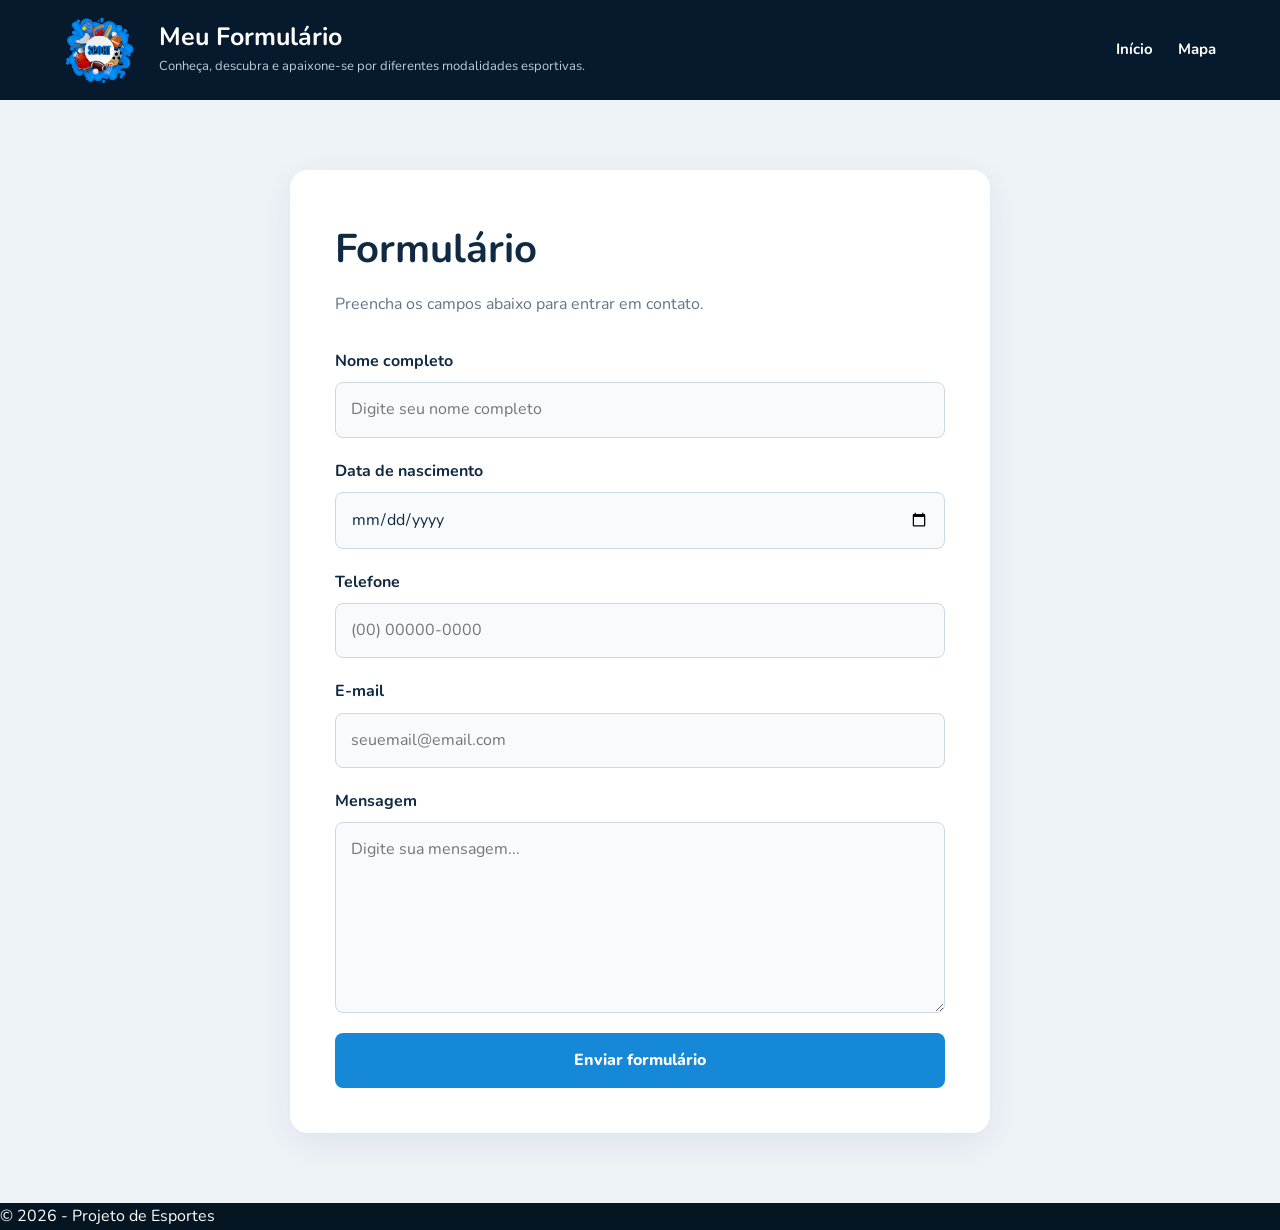
<file: formulario.html>
<!DOCTYPE html>

<html lang="pt-br">

<head>


<meta charset="UTF-8">

<meta name="viewport" content="width=device-width, initial-scale=1.0">

<title>Formulário</title>

<!-- FONTE -->
<link rel="preconnect" href="https://fonts.googleapis.com">
<link rel="preconnect" href="https://fonts.gstatic.com" crossorigin>

<link href="https://fonts.googleapis.com/css2?family=Nunito:wght@400;500;600;700;800&display=swap" rel="stylesheet">

<!-- CSS -->
<link rel="stylesheet" href="style.css">

</head>

<body>

<!-- CABEÇALHO -->
<header>

    <img src="imagens/logo do site.png"
         alt="Logo do site"
         class="logo">


    <div class="conteudo-cabecalho">

        <h1>Meu Formulário</h1>

        <p>
            Conheça, descubra e apaixone-se por diferentes modalidades esportivas.
        </p>

    </div>


    <nav>

        <a href="index.html">Início</a>
        <a href="mapa.html">Mapa</a>


    </nav>

</header>



<!-- FORMULÁRIO -->
<main class="caixa-formulario">

    <h1>Formulário</h1>

    <p class="descricao-formulario">
        Preencha os campos abaixo para entrar em contato.
    </p>


    <form>


        <label for="nome">
            Nome completo
        </label>

        <input
            type="text"
            id="nome"
            name="nome"
            placeholder="Digite seu nome completo"
            required
        >


        <label for="nascimento">
            Data de nascimento
        </label>

        <input
            type="date"
            id="nascimento"
            name="nascimento"
            required
        >


        <label for="telefone">
            Telefone
        </label>

        <input
            type="tel"
            id="telefone"
            name="telefone"
            placeholder="(00) 00000-0000"
            required
        >


        <label for="email">
            E-mail
        </label>

        <input
            type="email"
            id="email"
            name="email"
            placeholder="seuemail@email.com"
            required
        >


        <label for="mensagem">
            Mensagem
        </label>

        <textarea
            id="mensagem"
            name="mensagem"
            rows="6"
            placeholder="Digite sua mensagem..."
            required
        ></textarea>


        <button type="submit">
            Enviar formulário
        </button>

    </form>

</main>



<!-- RODAPÉ -->
<footer>

    <p>
        © 2026 - Projeto de Esportes
    </p>

</footer>

</body>

</html>
</file>
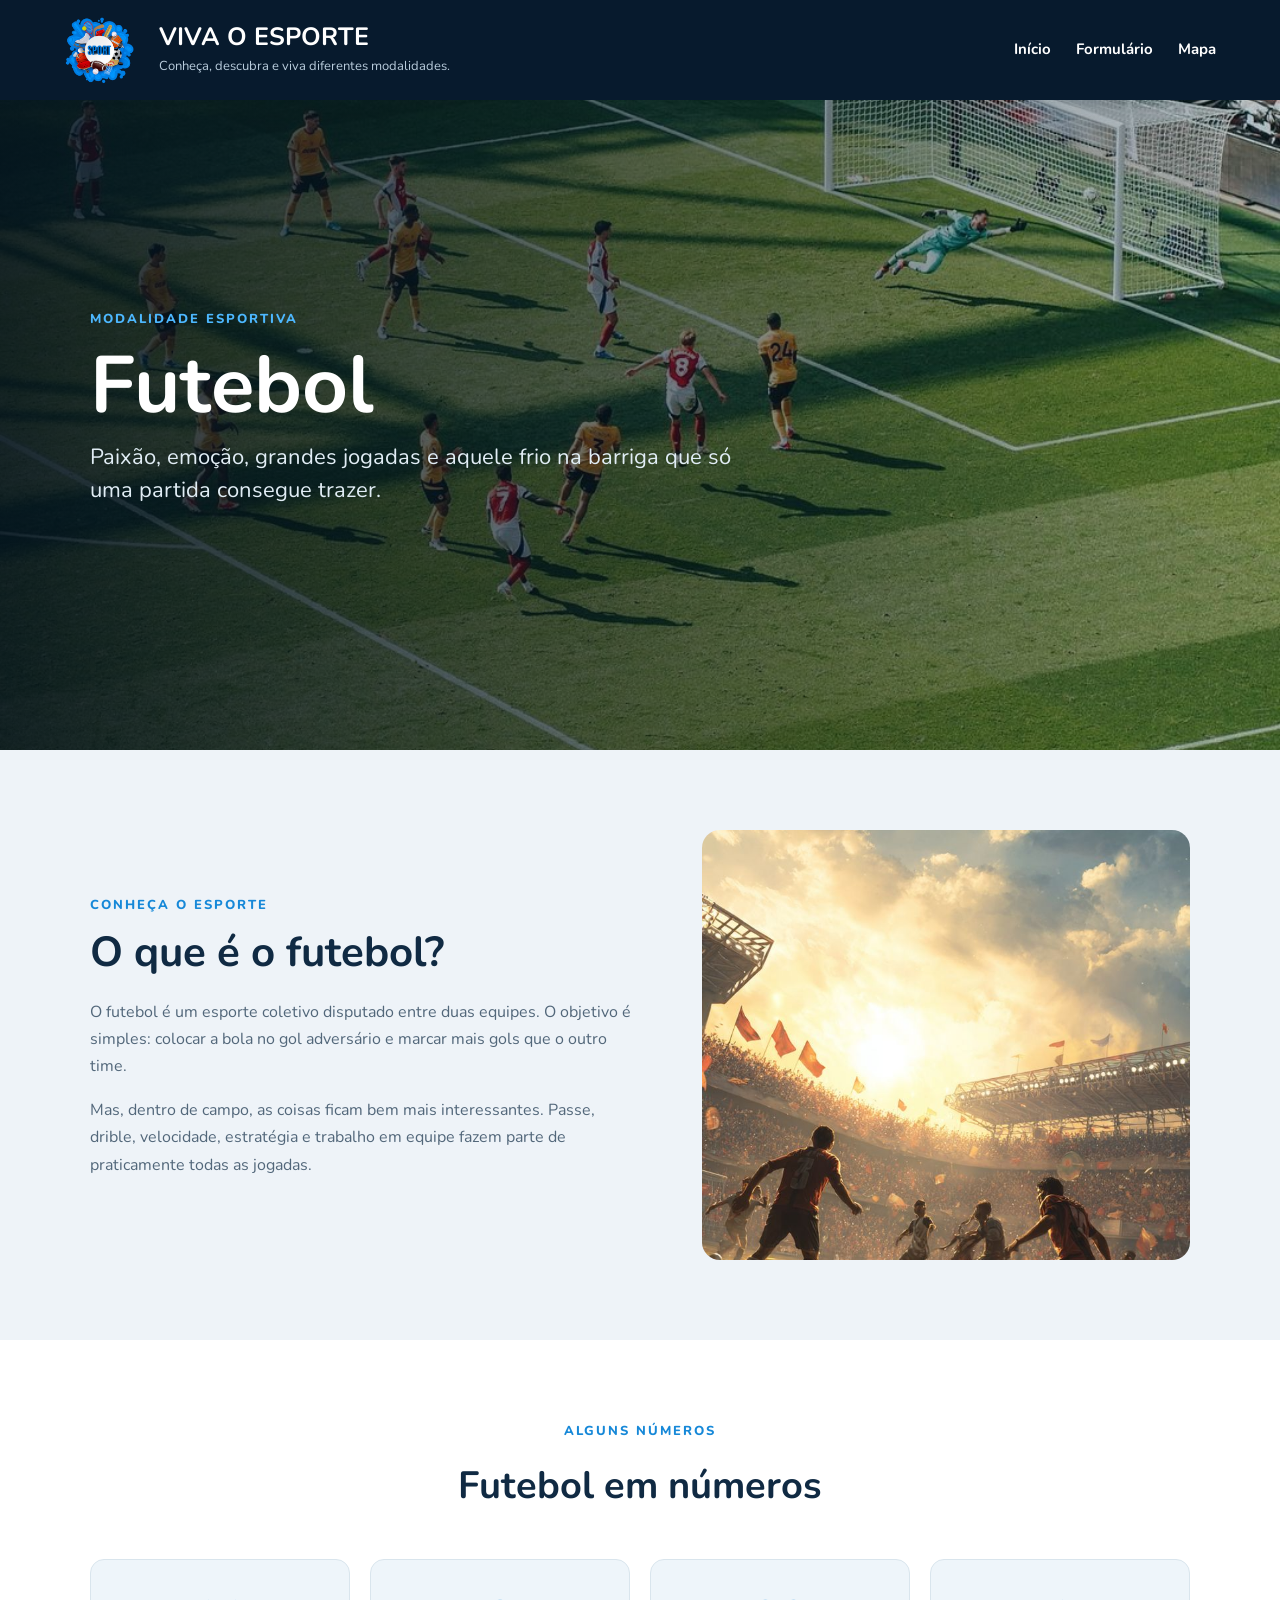
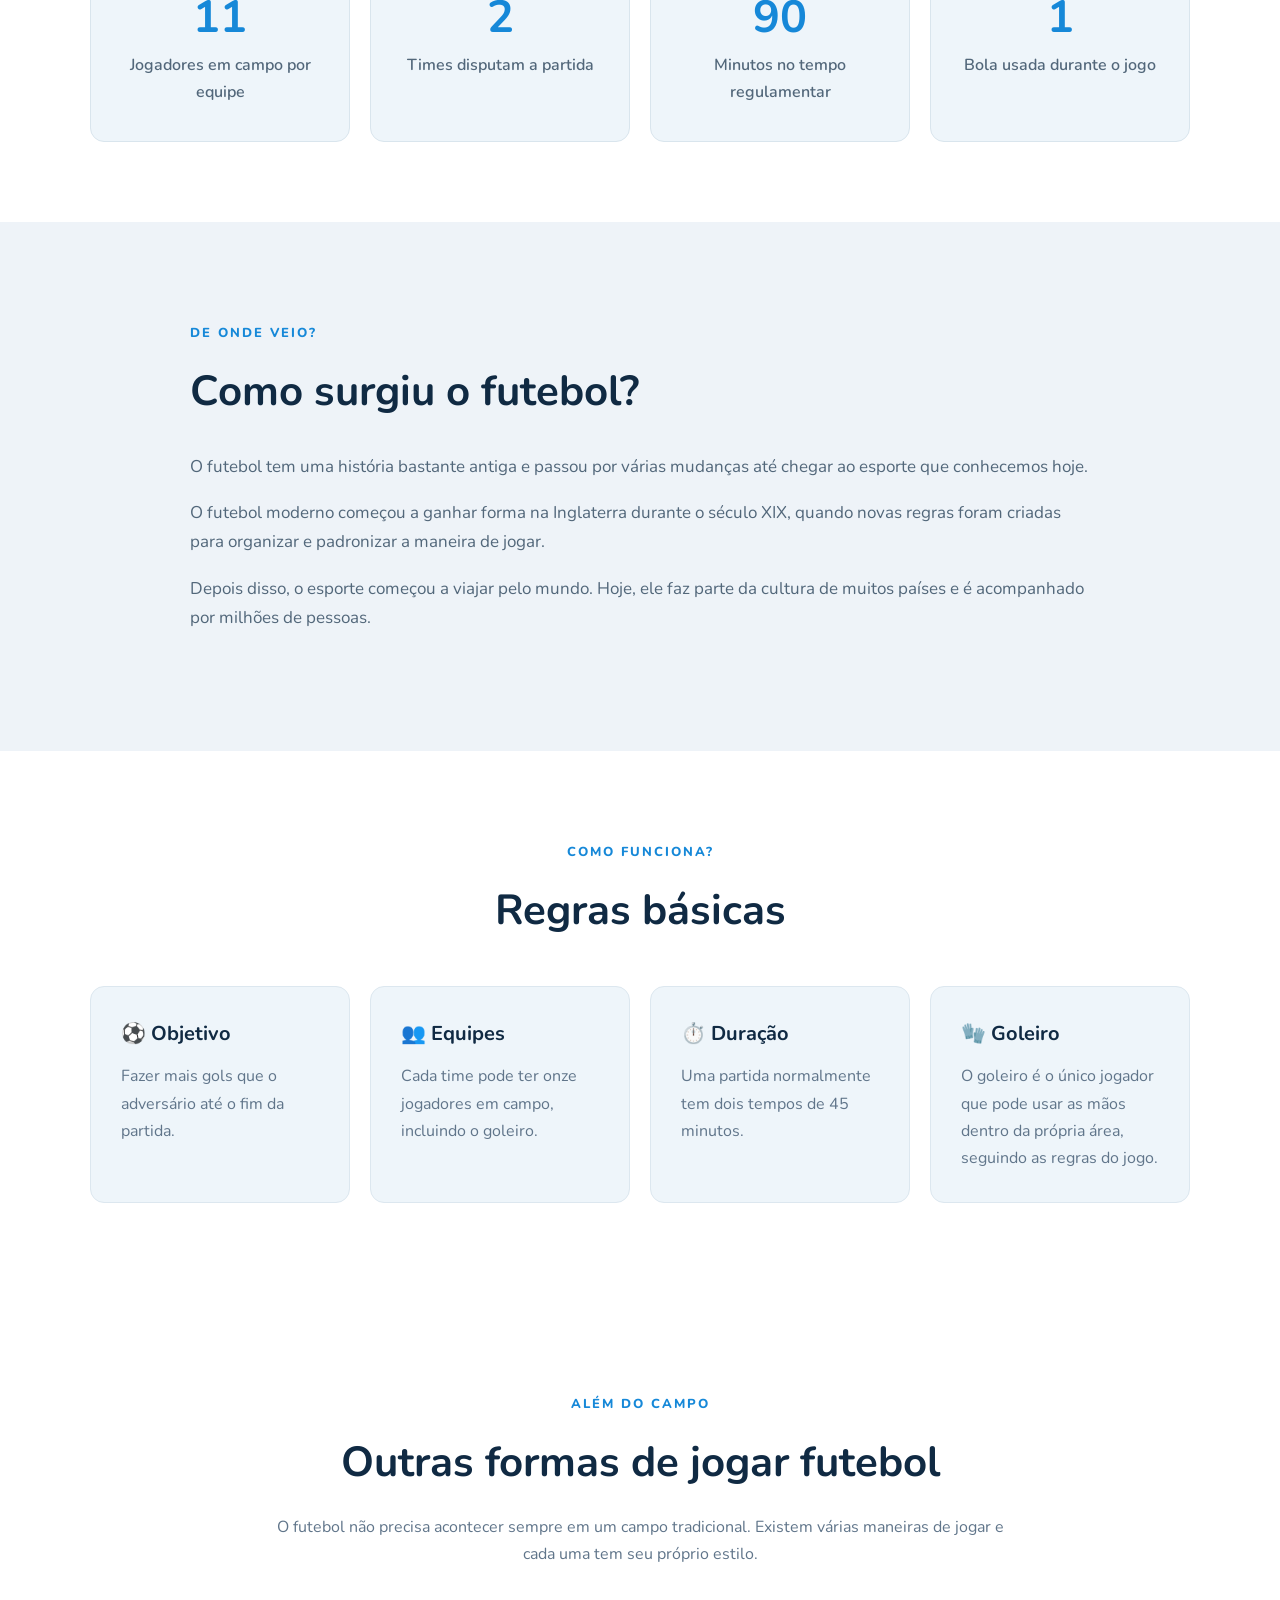
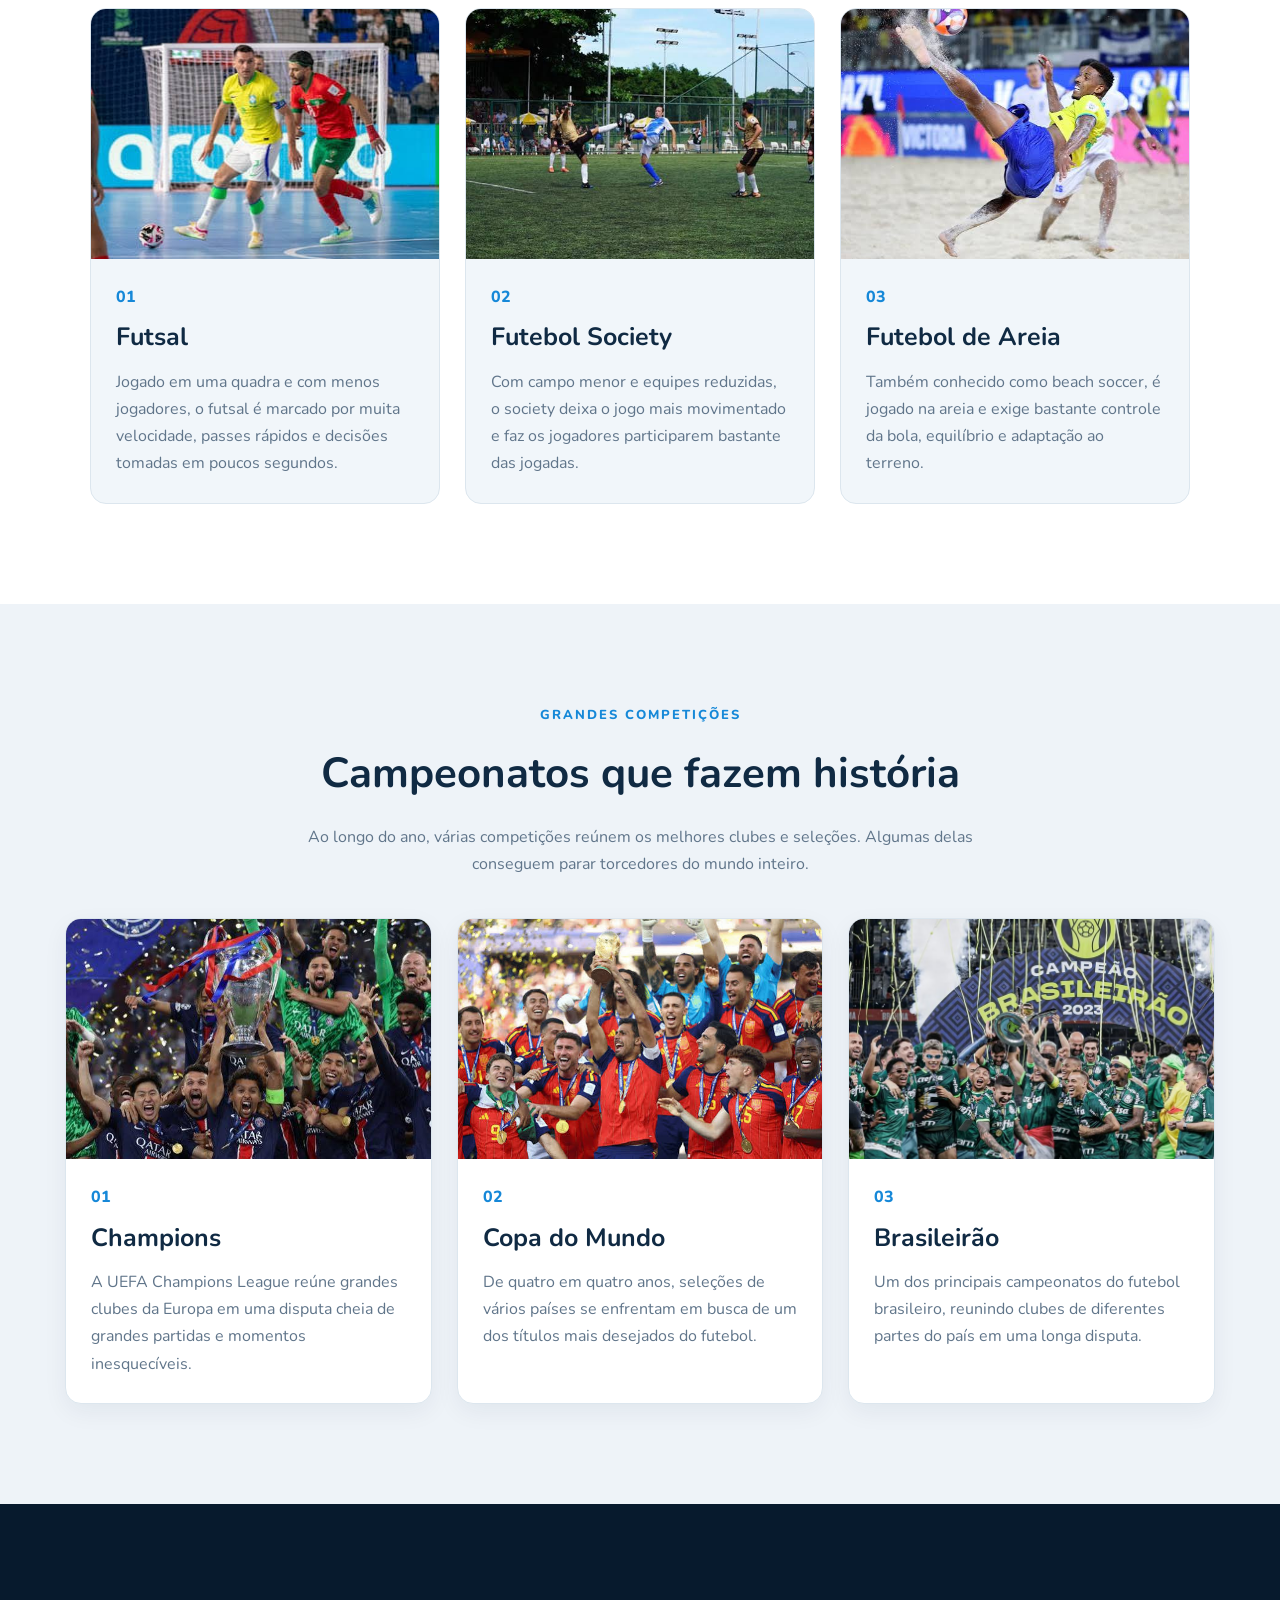
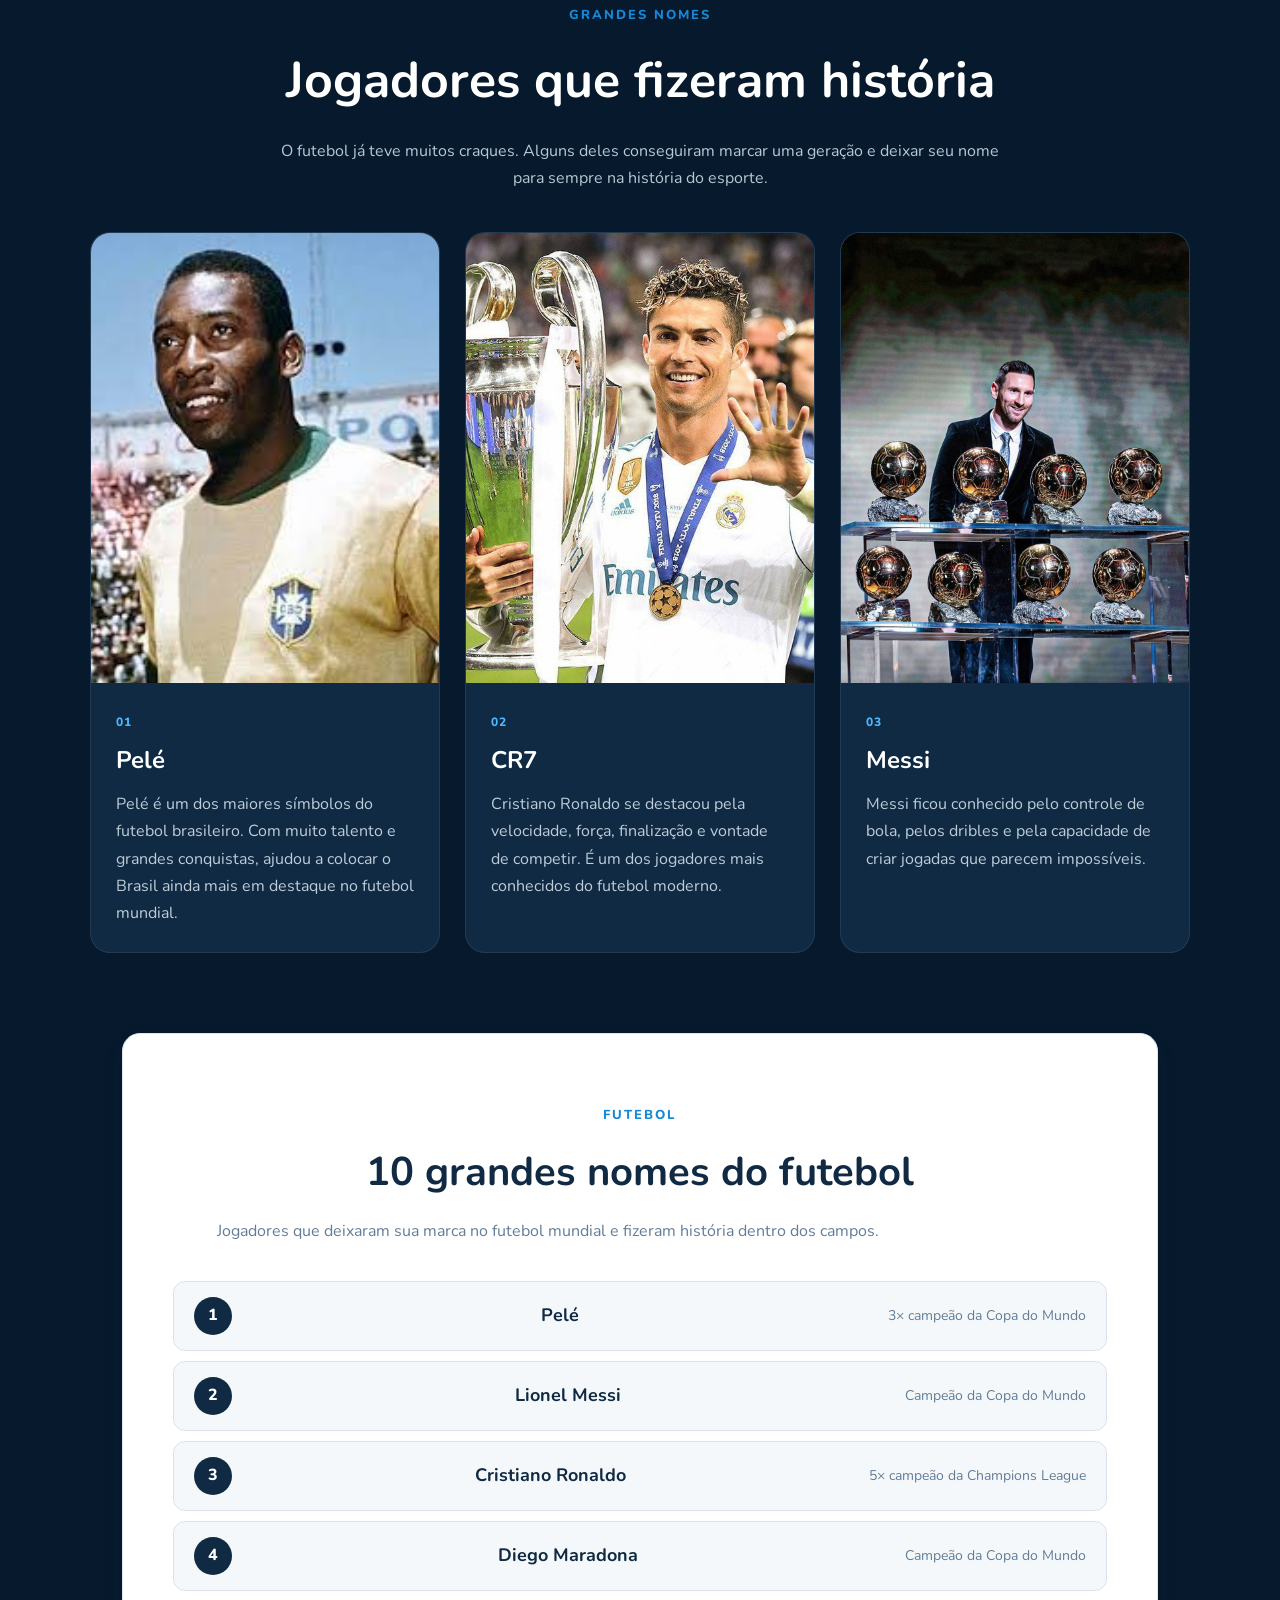
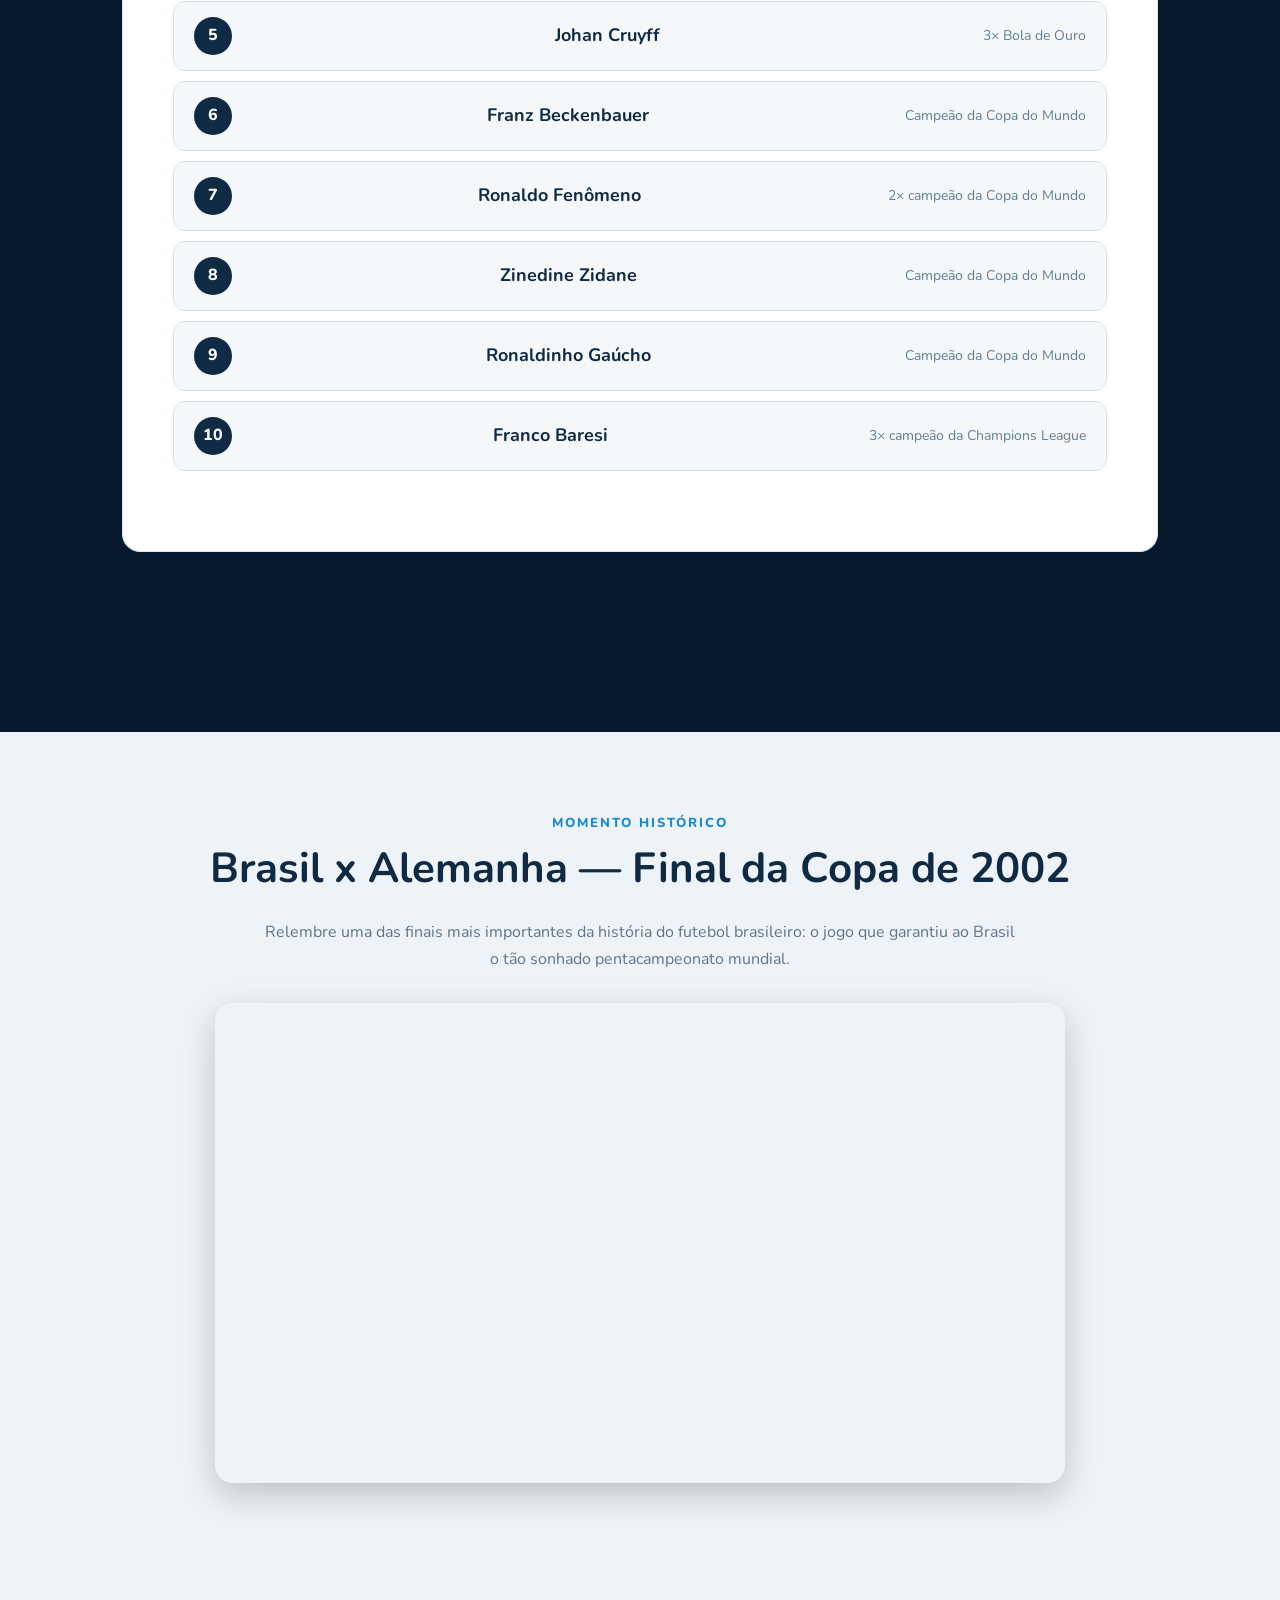
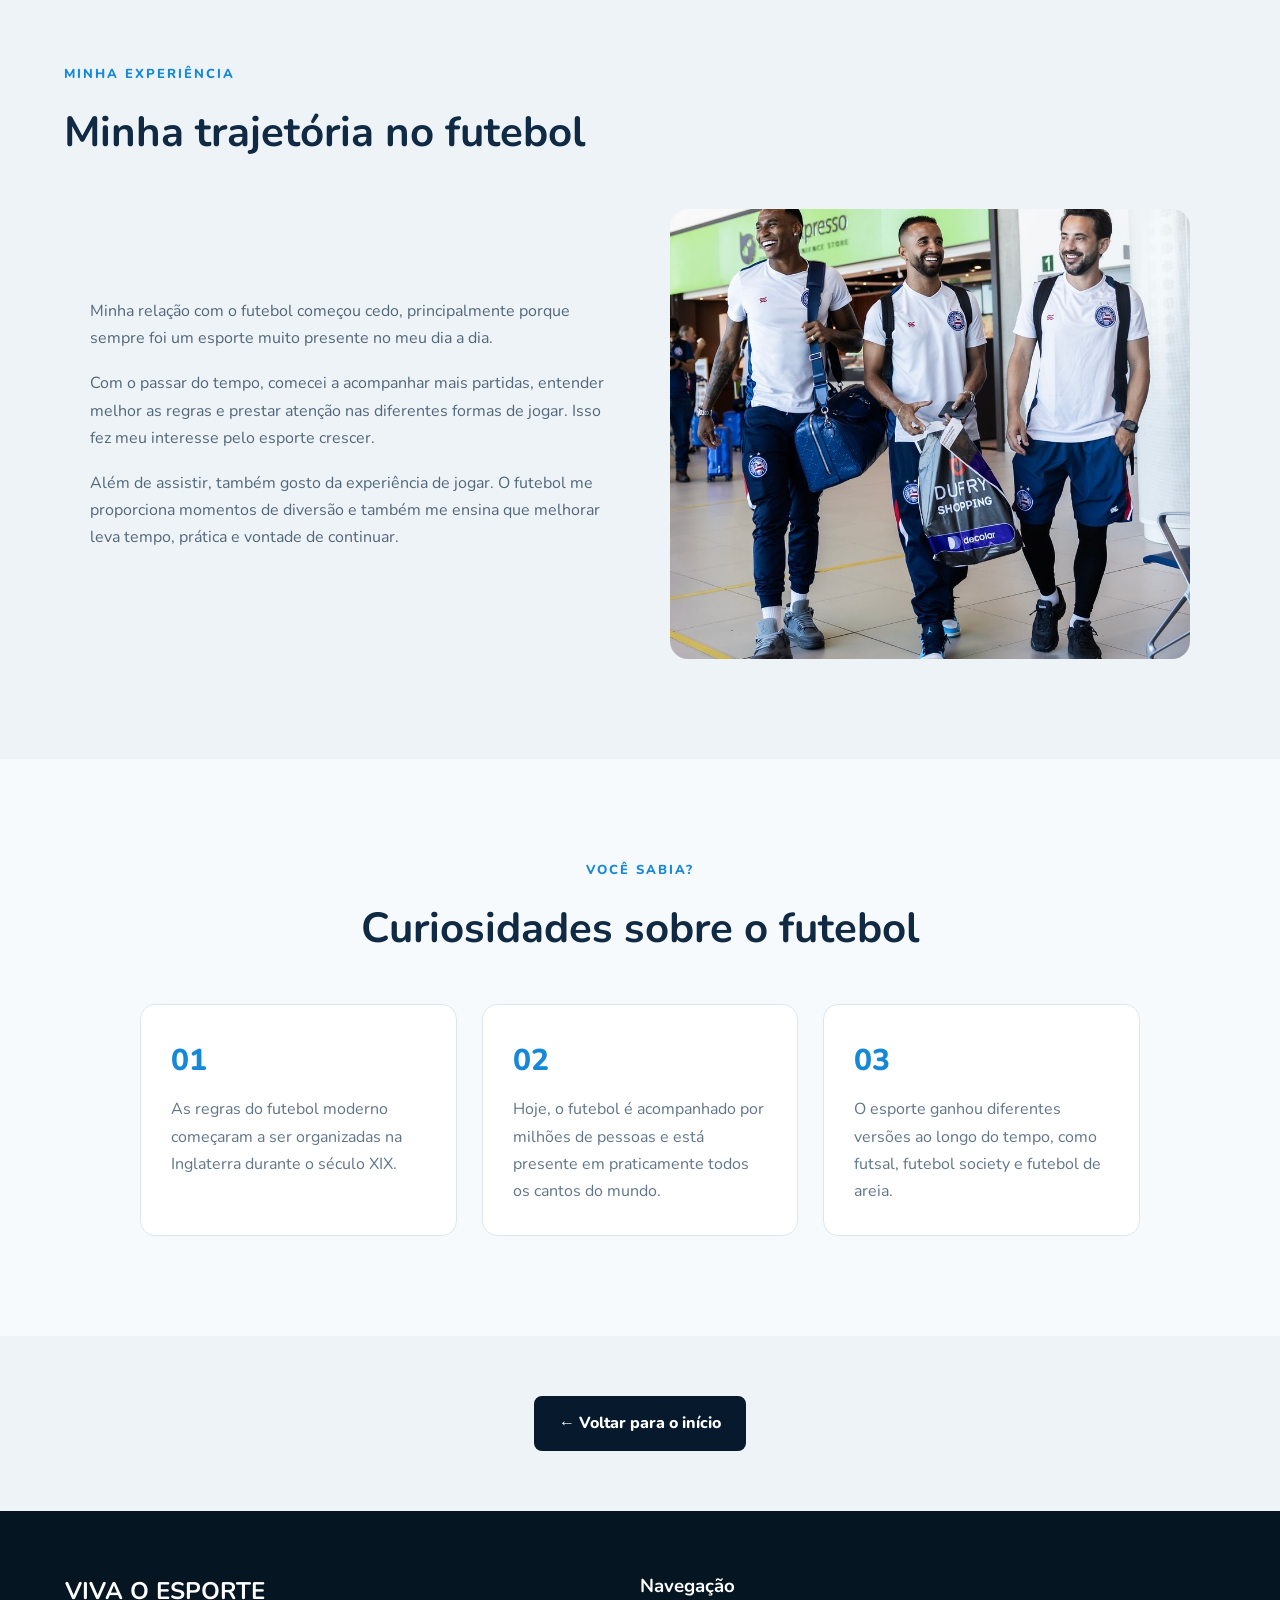
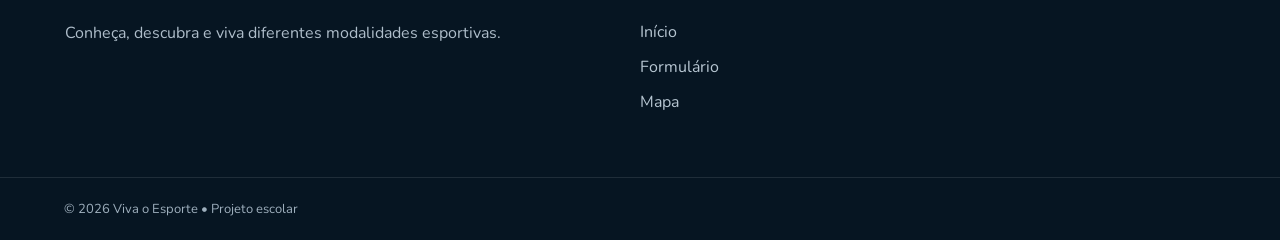
<file: futebol.html>
<!DOCTYPE html>
<html lang="pt-br">

<head>

    <meta charset="UTF-8">

    <meta name="viewport"
          content="width=device-width, initial-scale=1.0">

    <title>Futebol | Viva o Esporte</title>

    <link rel="preconnect" href="https://fonts.googleapis.com">

    <link rel="preconnect"
          href="https://fonts.gstatic.com"
          crossorigin>

    <link href="https://fonts.googleapis.com/css2?family=Nunito:wght@400;500;600;700;800&display=swap"
          rel="stylesheet">

    <link rel="stylesheet" href="style.css">

</head>

<body>


<!-- =====================================================
     CABEÇALHO
===================================================== -->

<header>

    <img src="imagens/logo do site.png"
         alt="Logo Viva o Esporte"
         class="logo">

    <div class="conteudo-cabecalho">

        <h1>VIVA O ESPORTE</h1>

        <p>Conheça, descubra e viva diferentes modalidades.</p>

    </div>

    <nav>

        <a href="index.html">Início</a>

        <a href="formulario.html">Formulário</a>

        <a href="mapa.html">Mapa</a>

    </nav>

</header>


<!-- =====================================================
     CONTEÚDO
===================================================== -->

<main>


<!-- =====================================================
     BANNER DO FUTEBOL
===================================================== -->

<section class="hero-esporte hero-futebol">

    <div class="hero-conteudo">

        <span class="categoria-esporte">
            MODALIDADE ESPORTIVA
        </span>

        <h1>Futebol</h1>

        <p>
            Paixão, emoção, grandes jogadas e aquele frio
            na barriga que só uma partida consegue trazer.
        </p>

    </div>

</section>


<!-- =====================================================
     APRESENTAÇÃO
===================================================== -->

<section class="info-esporte">

    <div class="texto-esporte">

        <span class="titulo-pequeno">
            CONHEÇA O ESPORTE
        </span>

        <h2>O que é o futebol?</h2>

        <p>
            O futebol é um esporte coletivo disputado entre
            duas equipes. O objetivo é simples: colocar a bola
            no gol adversário e marcar mais gols que o outro
            time.
        </p>

        <p>
            Mas, dentro de campo, as coisas ficam bem mais
            interessantes. Passe, drible, velocidade, estratégia
            e trabalho em equipe fazem parte de praticamente
            todas as jogadas.
        </p>

    </div>

    <img src="imagens/futebol.jpg"
         alt="Jogadores praticando futebol"
         class="imagem-esporte">

</section>


<!-- =====================================================
     FUTEBOL EM NÚMEROS
===================================================== -->

<section class="dados-esporte">

    <span class="titulo-pequeno">
        ALGUNS NÚMEROS
    </span>

    <h2>Futebol em números</h2>

    <div class="cards-dados">

        <div class="card-dado">
            <strong>11</strong>
            <span>Jogadores em campo por equipe</span>
        </div>

        <div class="card-dado">
            <strong>2</strong>
            <span>Times disputam a partida</span>
        </div>

        <div class="card-dado">
            <strong>90</strong>
            <span>Minutos no tempo regulamentar</span>
        </div>

        <div class="card-dado">
            <strong>1</strong>
            <span>Bola usada durante o jogo</span>
        </div>

    </div>

</section>


<!-- =====================================================
     HISTÓRIA
===================================================== -->

<section class="historia-futebol">

    <span class="titulo-pequeno">
        DE ONDE VEIO?
    </span>

    <h2>Como surgiu o futebol?</h2>

    <p>
        O futebol tem uma história bastante antiga e passou
        por várias mudanças até chegar ao esporte que
        conhecemos hoje.
    </p>

    <p>
        O futebol moderno começou a ganhar forma na Inglaterra
        durante o século XIX, quando novas regras foram criadas
        para organizar e padronizar a maneira de jogar.
    </p>

    <p>
        Depois disso, o esporte começou a viajar pelo mundo.
        Hoje, ele faz parte da cultura de muitos países e é
        acompanhado por milhões de pessoas.
    </p>

</section>


<!-- =====================================================
     REGRAS
===================================================== -->

<section class="regras-esporte">

    <span class="titulo-pequeno">
        COMO FUNCIONA?
    </span>

    <h2>Regras básicas</h2>

    <div class="cards-regras">

        <div class="card-regra">

            <h3>⚽ Objetivo</h3>

            <p>
                Fazer mais gols que o adversário até o fim
                da partida.
            </p>

        </div>

        <div class="card-regra">

            <h3>👥 Equipes</h3>

            <p>
                Cada time pode ter onze jogadores em campo,
                incluindo o goleiro.
            </p>

        </div>

        <div class="card-regra">

            <h3>⏱️ Duração</h3>

            <p>
                Uma partida normalmente tem dois tempos
                de 45 minutos.
            </p>

        </div>

        <div class="card-regra">

            <h3>🧤 Goleiro</h3>

            <p>
                O goleiro é o único jogador que pode usar
                as mãos dentro da própria área, seguindo
                as regras do jogo.
            </p>

        </div>

    </div>

</section>


<!-- =====================================================
     OUTRAS MODALIDADES
===================================================== -->

<section class="modalidades-futebol">

    <span class="titulo-pequeno">
        ALÉM DO CAMPO
    </span>

    <h2>Outras formas de jogar futebol</h2>

    <p class="texto-introducao">
        O futebol não precisa acontecer sempre em um campo
        tradicional. Existem várias maneiras de jogar e cada
        uma tem seu próprio estilo.
    </p>

    <div class="cards-modalidades">

        <article class="card-modalidade">

            <img src="imagens/futsal.jpg"
                 alt="Partida de futsal">

            <div class="conteudo-modalidade">

                <span>01</span>

                <h3>Futsal</h3>

                <p>
                    Jogado em uma quadra e com menos jogadores,
                    o futsal é marcado por muita velocidade,
                    passes rápidos e decisões tomadas em poucos
                    segundos.
                </p>

            </div>

        </article>


        <article class="card-modalidade">

            <img src="imagens/society.jpg"
                 alt="Partida de futebol society">

            <div class="conteudo-modalidade">

                <span>02</span>

                <h3>Futebol Society</h3>

                <p>
                    Com campo menor e equipes reduzidas, o society
                    deixa o jogo mais movimentado e faz os jogadores
                    participarem bastante das jogadas.
                </p>

            </div>

        </article>


        <article class="card-modalidade">

            <img src="imagens/areia.jpg"
                 alt="Partida de futebol de areia">

            <div class="conteudo-modalidade">

                <span>03</span>

                <h3>Futebol de Areia</h3>

                <p>
                    Também conhecido como beach soccer, é jogado
                    na areia e exige bastante controle da bola,
                    equilíbrio e adaptação ao terreno.
                </p>

            </div>

        </article>

    </div>

</section>


<!-- =====================================================
     CAMPEONATOS
===================================================== -->

<section class="campeonatos-futebol">

    <span class="titulo-pequeno">
        GRANDES COMPETIÇÕES
    </span>

    <h2>Campeonatos que fazem história</h2>

    <p class="texto-introducao">
        Ao longo do ano, várias competições reúnem os melhores
        clubes e seleções. Algumas delas conseguem parar
        torcedores do mundo inteiro.
    </p>

    <div class="cards-campeonatos">

        <article class="card-campeonato">

            <img src="imagens/champions.jpg"
                 alt="Champions League">

            <div class="conteudo-campeonato">

                <span>01</span>

                <h3>Champions</h3>

                <p>
                    A UEFA Champions League reúne grandes clubes
                    da Europa em uma disputa cheia de grandes
                    partidas e momentos inesquecíveis.
                </p>

            </div>

        </article>


        <article class="card-campeonato">

            <img src="imagens/copa.jpg"
                 alt="Copa do Mundo">

            <div class="conteudo-campeonato">

                <span>02</span>

                <h3>Copa do Mundo</h3>

                <p>
                    De quatro em quatro anos, seleções de vários
                    países se enfrentam em busca de um dos títulos
                    mais desejados do futebol.
                </p>

            </div>

        </article>


        <article class="card-campeonato">

            <img src="imagens/brasileirão.jpg"
                 alt="Campeonato Brasileiro">

            <div class="conteudo-campeonato">

                <span>03</span>

                <h3>Brasileirão</h3>

                <p>
                    Um dos principais campeonatos do futebol
                    brasileiro, reunindo clubes de diferentes
                    partes do país em uma longa disputa.
                </p>

            </div>

        </article>

    </div>

</section>


<!-- =====================================================
     JOGADORES
===================================================== -->

<section class="jogadores-futebol">

    <span class="titulo-pequeno">
        GRANDES NOMES
    </span>

    <h2>Jogadores que fizeram história</h2>

    <p class="texto-introducao">
        O futebol já teve muitos craques. Alguns deles
        conseguiram marcar uma geração e deixar seu nome
        para sempre na história do esporte.
    </p>

    <div class="cards-jogadores">

        <article class="card-jogador">

            <img src="imagens/pele.jpg"
                 alt="Pelé">

            <div class="conteudo-jogador">

                <span>01</span>

                <h3>Pelé</h3>

                <p>
                    Pelé é um dos maiores símbolos do futebol
                    brasileiro. Com muito talento e grandes
                    conquistas, ajudou a colocar o Brasil ainda
                    mais em destaque no futebol mundial.
                </p>

            </div>

        </article>


        <article class="card-jogador">

            <img src="imagens/cr7.jpg"
                 alt="Cristiano Ronaldo">

            <div class="conteudo-jogador">

                <span>02</span>

                <h3>CR7</h3>

                <p>
                    Cristiano Ronaldo se destacou pela velocidade,
                    força, finalização e vontade de competir.
                    É um dos jogadores mais conhecidos do futebol
                    moderno.
                </p>

            </div>

        </article>


        <article class="card-jogador">

            <img src="imagens/messi.jpg"
                 alt="Lionel Messi">

            <div class="conteudo-jogador">

                <span>03</span>

                <h3>Messi</h3>

                <p>
                    Messi ficou conhecido pelo controle de bola,
                    pelos dribles e pela capacidade de criar
                    jogadas que parecem impossíveis.
                </p>

            </div>

        </article>

    </div>


<!-- =====================================================
     RANKING
===================================================== -->

<section class="ranking-simples">

    <span class="titulo-pequeno">
        FUTEBOL
    </span>

    <h2>10 grandes nomes do futebol</h2>

    <p>
        Jogadores que deixaram sua marca no futebol mundial
        e fizeram história dentro dos campos.
    </p>

    <ol class="lista-ranking">

        <li>
            <strong>Pelé</strong>
            <span>3× campeão da Copa do Mundo</span>
        </li>

        <li>
            <strong>Lionel Messi</strong>
            <span>Campeão da Copa do Mundo</span>
        </li>

        <li>
            <strong>Cristiano Ronaldo</strong>
            <span>5× campeão da Champions League</span>
        </li>

        <li>
            <strong>Diego Maradona</strong>
            <span>Campeão da Copa do Mundo</span>
        </li>

        <li>
            <strong>Johan Cruyff</strong>
            <span>3× Bola de Ouro</span>
        </li>

        <li>
            <strong>Franz Beckenbauer</strong>
            <span>Campeão da Copa do Mundo</span>
        </li>

        <li>
            <strong>Ronaldo Fenômeno</strong>
            <span>2× campeão da Copa do Mundo</span>
        </li>

        <li>
            <strong>Zinedine Zidane</strong>
            <span>Campeão da Copa do Mundo</span>
        </li>

        <li>
            <strong>Ronaldinho Gaúcho</strong>
            <span>Campeão da Copa do Mundo</span>
        </li>

        <li>
            <strong>Franco Baresi</strong>
            <span>3× campeão da Champions League</span>
        </li>

    </ol>

</section>

</section>


<!-- =====================================================
     VÍDEO
===================================================== -->

<section class="video-esporte">

    <span class="titulo-pequeno">
        MOMENTO HISTÓRICO
    </span>

    <h2>
        Brasil x Alemanha — Final da Copa de 2002
    </h2>

    <p>
        Relembre uma das finais mais importantes da história
        do futebol brasileiro: o jogo que garantiu ao Brasil
        o tão sonhado pentacampeonato mundial.
    </p>

    <div class="video-container">

        <iframe
            src="https://www.youtube.com/embed/DHJerJg7iBA"
            title="Brasil x Alemanha - Final da Copa de 2002"
            allow="accelerometer; autoplay; clipboard-write; encrypted-media; gyroscope; picture-in-picture; web-share"
            allowfullscreen>
        </iframe>

    </div>

</section>


<!-- =====================================================
     MINHA TRAJETÓRIA
===================================================== -->

<section class="minha-trajetoria-no-futebol">

    <span class="titulo-pequeno">
        MINHA EXPERIÊNCIA
    </span>

    <h2>Minha trajetória no futebol</h2>

    <div class="trajetoria-futebol">

        <div class="texto-trajetoria-futebol">

            <p>
                Minha relação com o futebol começou cedo,
                principalmente porque sempre foi um esporte
                muito presente no meu dia a dia.
            </p>

            <p>
                Com o passar do tempo, comecei a acompanhar
                mais partidas, entender melhor as regras e
                prestar atenção nas diferentes formas de jogar.
                Isso fez meu interesse pelo esporte crescer.
            </p>

            <p>
                Além de assistir, também gosto da experiência
                de jogar. O futebol me proporciona momentos
                de diversão e também me ensina que melhorar
                leva tempo, prática e vontade de continuar.
            </p>

        </div>

        <img src="imagens/trio futebol.jpeg"
             alt="Trio jogando futebol"
             class="imagem-trajetoria-futebol">

    </div>

</section>


<!-- =====================================================
     CURIOSIDADES
===================================================== -->

<section class="curiosidades-esporte">

    <span class="titulo-pequeno">
        VOCÊ SABIA?
    </span>

    <h2>Curiosidades sobre o futebol</h2>

    <div class="cards-curiosidades">

        <div class="card-curiosidade">

            <span>01</span>

            <p>
                As regras do futebol moderno começaram a ser
                organizadas na Inglaterra durante o século XIX.
            </p>

        </div>


        <div class="card-curiosidade">

            <span>02</span>

            <p>
                Hoje, o futebol é acompanhado por milhões
                de pessoas e está presente em praticamente
                todos os cantos do mundo.
            </p>

        </div>


        <div class="card-curiosidade">

            <span>03</span>

            <p>
                O esporte ganhou diferentes versões ao longo
                do tempo, como futsal, futebol society e
                futebol de areia.
            </p>

        </div>

    </div>

</section>


<!-- =====================================================
     VOLTAR
===================================================== -->

<div class="voltar-container">

    <a href="index.html" class="botao-voltar">
        ← Voltar para o início
    </a>

</div>


</main>


<!-- =====================================================
     RODAPÉ
===================================================== -->

<footer>

    <div class="footer-conteudo">

        <div class="footer-logo">

            <h2>VIVA O ESPORTE</h2>

            <p>
                Conheça, descubra e viva diferentes
                modalidades esportivas.
            </p>

        </div>


        <div class="footer-links">

            <h3>Navegação</h3>

            <a href="index.html">Início</a>

            <a href="formulario.html">Formulário</a>

            <a href="mapa.html">Mapa</a>

        </div>

    </div>


    <div class="footer-final">

        <p>
            © 2026 Viva o Esporte • Projeto escolar
        </p>

    </div>

</footer>


</body>

</html>
</file>
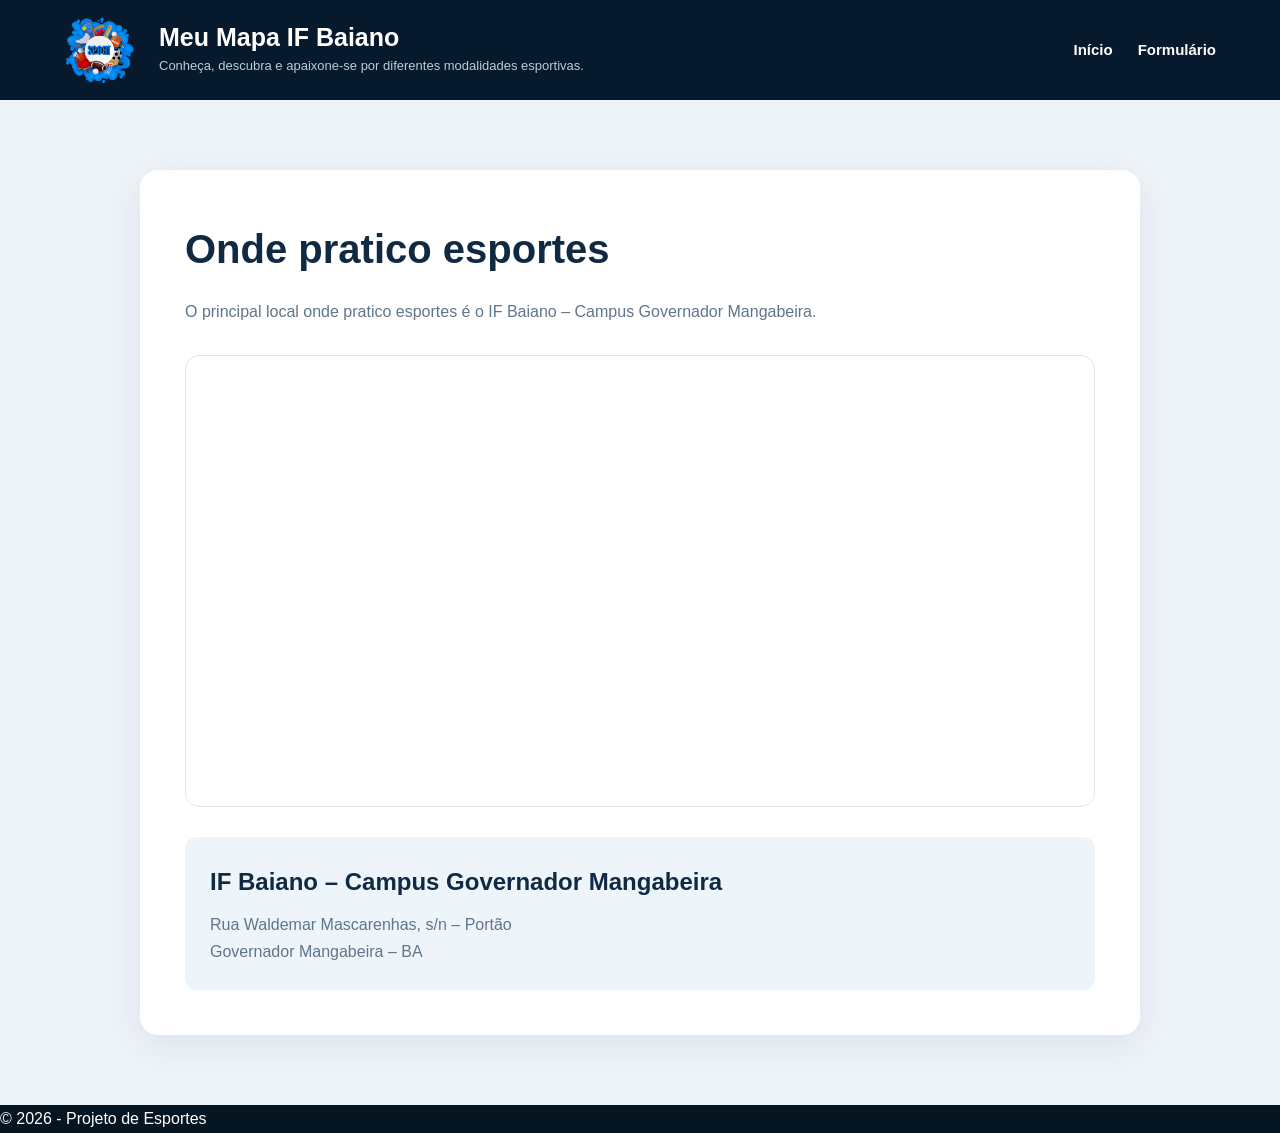
<file: mapa.html>
<!DOCTYPE html>
<html lang="pt-br">

<head>

    <meta charset="UTF-8">

    <meta name="viewport" content="width=device-width, initial-scale=1.0">

    <title>Onde pratico esportes</title>

    <link rel="stylesheet" href="style.css">

</head>

<body>

    <header>

        <img src="imagens/logo do site.png"
             alt="Logo do site"
             class="logo">

        <div class="conteudo-cabecalho">

            <h1>Meu Mapa IF Baiano</h1>

            <p>
                Conheça, descubra e apaixone-se por diferentes modalidades esportivas.
            </p>

        </div>

        <nav>

            <a href="index.html">Início</a>
            <a href="formulario.html">Formulário</a>

        </nav>

    </header>


    <main class="caixa-mapa">

        <h1>Onde pratico esportes</h1>

        <p>
            O principal local onde pratico esportes é o
            IF Baiano – Campus Governador Mangabeira.
        </p>

        <div class="mapa">

            <iframe
                src="https://www.google.com/maps?q=IF%20Baiano%20Campus%20Governador%20Mangabeira&output=embed"
                width="100%"
                height="450"
                style="border:0;"
                allowfullscreen=""
                loading="lazy">
            </iframe>

        </div>

        <div class="endereco-mapa">

            <h2>IF Baiano – Campus Governador Mangabeira</h2>

            <p>
                Rua Waldemar Mascarenhas, s/n – Portão
            </p>

            <p>
                Governador Mangabeira – BA
            </p>

        </div>

    </main>


    <footer>

        <p>
            © 2026 - Projeto de Esportes
        </p>

    </footer>

</body>

</html>
</file>
<file: style.css>
/* =========================================================
   RESET
========================================================= */

* {
    margin: 0;
    padding: 0;
    box-sizing: border-box;
}

html {
    scroll-behavior: smooth;
}

body {
    font-family: 'Nunito', Arial, sans-serif;
    background: #eef3f8;
    color: #102a43;
    line-height: 1.7;
    overflow-x: hidden;
}

img {
    max-width: 100%;
    display: block;
}

a {
    text-decoration: none;
    color: inherit;
}

button,
input,
textarea {
    font: inherit;
}


/* =========================================================
   CABEÇALHO
========================================================= */

header,
.cabecalho {
    width: 100%;
    min-height: 90px;
    padding: 15px 5%;

    background: #071a2d;
    color: white;

    display: flex;
    align-items: center;

    gap: 25px;
}

.logo {
    width: 70px;
    height: 70px;

    object-fit: contain;

    flex-shrink: 0;
}

.conteudo-cabecalho,
.cabecalho-titulo {
    flex: 1;
}

.conteudo-cabecalho h1,
.cabecalho-titulo h1 {
    font-size: 25px;
    line-height: 1.2;
    margin-bottom: 3px;
}

.conteudo-cabecalho p,
.cabecalho-titulo p {
    color: #b9ccdc;
    font-size: 13px;
}

header nav,
.cabecalho nav {
    display: flex;
    align-items: center;
    justify-content: center;
    gap: 25px;
}

header nav a,
.cabecalho nav a {
    color: white;
    font-weight: 700;
    font-size: 15px;

    transition: 0.25s ease;
}

header nav a:hover,
.cabecalho nav a:hover,
.cabecalho nav a.ativo {
    color: #4db8ff;
}


/* =========================================================
   HERO PRINCIPAL
========================================================= */

.hero {
    min-height: 650px;

    position: relative;
    overflow: hidden;

    display: flex;
    align-items: center;
}

.hero-imagem {
    position: absolute;
    inset: -20px;

    background-image: url("imagens/fundo-principal.jpg");
    background-size: cover;
    background-position: center;

    filter: blur(4px);

    transform: scale(1.05);

    z-index: 0;
}

.hero-overlay {
    position: absolute;
    inset: 0;

    background: linear-gradient(
        90deg,
        rgba(4, 18, 32, 0.88),
        rgba(4, 18, 32, 0.55),
        rgba(4, 18, 32, 0.25)
    );

    z-index: 1;
}

.hero-conteudo {
    position: relative;

    z-index: 2;

    width: min(1100px, 90%);

    margin: auto;

    color: white;
}

.hero-tag {
    display: inline-block;

    padding: 7px 14px;

    margin-bottom: 20px;

    border-left: 4px solid #3da9fc;

    color: #70c5ff;

    font-size: 13px;

    font-weight: 800;

    letter-spacing: 2px;
}

.hero-conteudo h2 {
    max-width: 750px;

    font-size: clamp(42px, 6vw, 72px);

    line-height: 1.08;

    margin-bottom: 25px;
}

.hero-conteudo h2 strong {
    color: #4db8ff;
}

.hero-conteudo > p {
    max-width: 650px;

    font-size: 18px;

    color: #e2edf5;

    margin-bottom: 35px;
}

.botao-principal {
    display: inline-flex;

    align-items: center;
    justify-content: center;

    gap: 12px;

    padding: 14px 25px;

    background: #1688d8;

    color: white;

    border-radius: 8px;

    font-weight: 800;

    transition: 0.25s ease;
}

.botao-principal:hover {
    background: #0b70b8;

    transform: translateY(-2px);
}


/* =========================================================
   INTRODUÇÃO
========================================================= */

.introducao {
    width: min(1150px, 90%);

    margin: auto;

    padding: 100px 0;

    display: grid;

    grid-template-columns: 1.1fr 0.9fr;

    align-items: center;

    gap: 70px;
}

.titulo-pequeno {
    display: block;

    color: #1688d8;

    font-size: 13px;

    font-weight: 800;

    letter-spacing: 2px;

    margin-bottom: 12px;
}

.introducao-texto h2,
.destaque-texto h2,
.sobre-texto h2,
.local-texto h2 {
    font-size: clamp(30px, 4vw, 45px);

    line-height: 1.2;

    margin-bottom: 25px;
}

.introducao-texto p,
.destaque-texto p,
.sobre-texto p {
    color: #52677a;

    margin-bottom: 17px;
}

.introducao-imagem img {
    width: 100%;

    height: 430px;

    object-fit: cover;

    border-radius: 18px;
}


/* =========================================================
   ESPORTES
========================================================= */

.secao-esportes {
    padding: 100px 5%;

    background: white;
}

.titulo-secao {
    max-width: 800px;

    margin: 0 auto 50px;

    text-align: center;
}

.titulo-secao > span {
    color: #1688d8;

    font-size: 13px;

    font-weight: 800;

    letter-spacing: 2px;
}

.titulo-secao h2 {
    margin: 10px 0 15px;

    font-size: clamp(32px, 4vw, 48px);

    line-height: 1.2;
}

.titulo-secao p {
    color: #60758a;
}

.cards-esportes {
    width: min(1150px, 100%);

    margin: auto;

    display: grid;

    grid-template-columns: repeat(3, 1fr);

    gap: 25px;
}

.card-esporte {
    background: #f5f8fb;

    border-radius: 15px;

    overflow: hidden;

    border: 1px solid #dce6ee;

    transition: 0.3s ease;
}

.card-esporte:hover {
    transform: translateY(-7px);

    box-shadow: 0 15px 35px rgba(16, 42, 67, 0.12);
}

.imagem-card {
    height: 250px;

    position: relative;

    overflow: hidden;
}

.imagem-card img {
    width: 100%;

    height: 100%;

    object-fit: cover;
}

.numero-card {
    position: absolute;

    top: 15px;
    right: 15px;

    width: 45px;
    height: 45px;

    display: flex;

    align-items: center;
    justify-content: center;

    border-radius: 50%;

    background: #071a2d;

    color: white;

    font-weight: 800;
}

.conteudo-card {
    padding: 25px;
}

.conteudo-card h3 {
    font-size: 25px;

    margin-bottom: 10px;
}

.conteudo-card p {
    color: #60758a;

    margin-bottom: 20px;
}

.conteudo-card strong {
    color: #1688d8;
}


/* =========================================================
   FRASE DE IMPACTO
========================================================= */

.frase-impacto {
    min-height: 400px;

    padding: 80px 5%;

    display: flex;

    align-items: center;
    justify-content: center;

    text-align: center;

    background: #071a2d;

    color: white;
}

.frase-impacto span {
    color: #4db8ff;

    font-size: 13px;

    font-weight: 800;

    letter-spacing: 2px;
}

.frase-impacto h2 {
    max-width: 800px;

    margin-top: 20px;

    font-size: clamp(30px, 5vw, 55px);

    line-height: 1.2;
}


/* =========================================================
   DESTAQUE
========================================================= */

.destaque {
    width: min(1150px, 90%);

    margin: auto;

    padding: 100px 0;

    display: grid;

    grid-template-columns: 1fr 1fr;

    gap: 70px;

    align-items: center;
}

.destaque-imagem img {
    width: 100%;

    height: 500px;

    object-fit: cover;

    border-radius: 18px;
}

.botao-secundario {
    display: inline-block;

    margin-top: 15px;

    padding: 13px 22px;

    border: 2px solid #1688d8;

    border-radius: 8px;

    color: #1688d8;

    font-weight: 800;

    transition: 0.25s ease;
}

.botao-secundario:hover {
    background: #1688d8;

    color: white;
}


/* =========================================================
   SOBRE
========================================================= */

.sobre {
    padding: 100px 5%;

    background: white;
}

.sobre-conteudo {
    width: min(1150px, 100%);

    margin: auto;

    display: grid;

    grid-template-columns: 1fr 0.8fr;

    gap: 70px;

    align-items: center;
}

.sobre-imagem img {
    width: 100%;

    height: 450px;

    object-fit: cover;

    border-radius: 18px;
}


/* =========================================================
   LOCAL
========================================================= */

.local {
    width: min(1150px, 90%);

    margin: auto;

    padding: 100px 0;

    display: grid;

    grid-template-columns: 1fr 1fr;

    gap: 70px;

    align-items: center;
}

.local-texto p {
    color: #60758a;

    margin-bottom: 25px;
}

.local-imagem img {
    width: 100%;

    height: 400px;

    object-fit: cover;

    border-radius: 18px;
}


/* =========================================================
   PÁGINAS DE ESPORTES
========================================================= */

.hero-esporte {
    width: 100%;

    min-height: 650px;

    position: relative;

    overflow: hidden;

    display: flex;

    align-items: center;

    background-size: cover;

    background-position: center;

    color: white;
}

.hero-esporte::before {
    content: "";

    position: absolute;

    inset: 0;

    background: linear-gradient(
        90deg,
        rgba(3, 17, 29, 0.88),
        rgba(3, 17, 29, 0.55),
        rgba(3, 17, 29, 0.20)
    );

    z-index: 1;
}


/* =========================================================
   FUNDOS DOS ESPORTES
========================================================= */

.hero-volei {
    background-image: url("imagens/vôlei.jpg");
}

.hero-futebol {
    background-image: url("imagens/futebolfundo.jpg");
}

.hero-basquete {
    background-image: url("imagens/basquete .jpg");
}


/* =========================================================
   TEXTO DOS ESPORTES
========================================================= */

.hero-esporte .hero-conteudo {
    position: relative;

    z-index: 2;

    width: min(1100px, 90%);

    margin: auto;

    color: white;
}

.categoria-esporte {
    display: block;

    color: #4db8ff;

    font-size: 13px;

    font-weight: 800;

    letter-spacing: 2px;

    margin-bottom: 12px;
}

.hero-esporte h1 {
    max-width: 800px;

    font-size: clamp(45px, 7vw, 80px);

    line-height: 1;

    margin: 15px 0;
}

.hero-esporte p {
    max-width: 650px;

    font-size: 22px;

    line-height: 1.5;

    color: #e1edf5;
}


/* =========================================================
   INFORMAÇÕES DO ESPORTE
========================================================= */

.info-esporte {
    width: min(1100px, 90%);

    margin: auto;

    padding: 80px 0;

    display: grid;

    grid-template-columns: 1fr 0.9fr;

    gap: 70px;

    align-items: center;
}

.texto-esporte h2 {
    font-size: 42px;

    line-height: 1.2;

    margin-bottom: 20px;
}

.texto-esporte p {
    color: #52677a;

    margin-bottom: 17px;
}

.imagem-esporte {
    width: 100%;

    height: 430px;

    object-fit: cover;

    border-radius: 18px;
}


/* =========================================================
   DADOS
========================================================= */

.dados-esporte,
.dados-basquete {
    padding: 80px 5%;

    text-align: center;

    background: white;
}

.dados-esporte h2,
.dados-basquete h2 {
    font-size: 38px;

    margin-bottom: 40px;
}

.cards-dados {
    width: min(1100px, 100%);

    margin: auto;

    display: grid;

    grid-template-columns: repeat(4, 1fr);

    gap: 20px;
}

.card-dado {
    padding: 35px 20px;

    background: #eef5fa;

    border-radius: 14px;

    border: 1px solid #d9e5ed;
}

.card-dado strong {
    display: block;

    color: #1688d8;

    font-size: 45px;

    line-height: 1;

    margin-bottom: 12px;
}

.card-dado span {
    color: #52677a;

    font-weight: 600;
}


/* =========================================================
   HISTÓRIA
========================================================= */

.historia-volei,
.historia-futebol,
.historia-basquete {
    width: min(900px, 90%);

    margin: auto;

    padding: 100px 0;
}

.historia-volei h2,
.historia-futebol h2,
.historia-basquete h2 {
    font-size: 42px;

    margin-bottom: 25px;
}

.historia-volei p,
.historia-futebol p,
.historia-basquete p {
    color: #52677a;

    margin-bottom: 18px;

    font-size: 17px;
}


/* =========================================================
   REGRAS
========================================================= */

.regras-esporte,
.regras-basquete,
.regras-futebol {
    padding: 90px 5%;

    background: white;

    text-align: center;
}

.regras-esporte h2,
.regras-basquete h2,
.regras-futebol h2 {
    font-size: 42px;

    margin-bottom: 40px;
}

.cards-regras {
    width: min(1100px, 100%);

    margin: auto;

    display: grid;

    grid-template-columns: repeat(4, 1fr);

    gap: 20px;
}

.card-regra {
    padding: 30px;

    background: #eef5fa;

    border-radius: 14px;

    border: 1px solid #dce7ef;

    text-align: left;
}

.card-regra h3 {
    margin-bottom: 12px;

    font-size: 20px;
}

.card-regra p {
    color: #60758a;
}


/* =========================================================
   CAMPEONATOS
========================================================= */

.campeonatos-esporte,
.campeonatos-futebol,
.campeonatos-basquete {
    width: min(1150px, 90%);

    margin: auto;

    padding: 100px 0;

    text-align: center;
}

.campeonatos-esporte h2,
.campeonatos-futebol h2,
.campeonatos-basquete h2 {
    font-size: 42px;

    margin-bottom: 15px;
}

.texto-secao,
.texto-introducao,
.subtitulo {
    max-width: 750px;

    margin: 0 auto 40px;

    color: #60758a;
}

.cards-campeonatos {
    display: grid;

    grid-template-columns: repeat(3, 1fr);

    gap: 25px;

    text-align: left;
}

.card-campeonato {
    overflow: hidden;

    background: white;

    border-radius: 16px;

    border: 1px solid #dce6ee;

    box-shadow: 0 8px 25px rgba(16, 42, 67, 0.06);
}

.card-campeonato img {
    width: 100%;

    height: 240px;

    object-fit: cover;
}

.conteudo-campeonato {
    padding: 25px;
}

.conteudo-campeonato span {
    color: #1688d8;

    font-weight: 800;
}

.conteudo-campeonato h3 {
    font-size: 25px;

    margin: 5px 0 10px;
}

.conteudo-campeonato p {
    color: #60758a;
}


/* =========================================================
   JOGADORES
========================================================= */

.jogadores-esporte,
.jogadores-futebol,
.jogadores-basquete {
    padding: 100px 5%;

    background: #071a2d;

    color: white;

    text-align: center;
}

.jogadores-esporte h2,
.jogadores-futebol h2,
.jogadores-basquete h2 {
    font-size: 50px;

    margin-bottom: 15px;
}

.jogadores-esporte .texto-secao,
.jogadores-futebol .texto-introducao,
.jogadores-basquete .subtitulo {
    color: #b7c7d4;
}

.cards-jogadores {
    width: min(1100px, 100%);

    margin: auto;

    display: grid;

    grid-template-columns: repeat(3, 1fr);

    gap: 25px;

    text-align: left;
}

.card-jogador {
    overflow: hidden;

    background: #102a43;

    border-radius: 20px;

    border: 1px solid rgba(255,255,255,0.08);
}

.card-jogador img {
    width: 100%;

    height: 450px;

    object-fit: cover;
}

.conteudo-jogador,
.conteudo-card-jogador {
    padding: 25px;
}

.conteudo-jogador span,
.conteudo-card-jogador span {
    color: #4db8ff;

    font-size: 12px;

    font-weight: 800;

    letter-spacing: 1px;
}

.conteudo-jogador h3,
.conteudo-card-jogador h3 {
    font-size: 24px;

    margin: 5px 0 10px;
}

.conteudo-jogador p,
.conteudo-card-jogador p {
    color: #bdccd8;
}


/* =========================================================
   TIMES
========================================================= */

.times-basquete {
    padding: 100px 5%;

    text-align: center;
}

.times-basquete h2 {
    font-size: 42px;

    margin-bottom: 15px;
}

.cards-times {
    width: min(1100px, 100%);

    margin: auto;

    display: grid;

    grid-template-columns: repeat(3, 1fr);

    gap: 25px;

    text-align: left;
}

.card-time {
    background: white;

    overflow: hidden;

    border-radius: 16px;

    border: 1px solid #dce6ee;

    box-shadow: 0 8px 25px rgba(16, 42, 67, 0.07);
}

.card-time img {
    width: 100%;

    height: 400px;

    object-fit: cover;
}

.conteudo-card-time {
    padding: 25px;
}

.conteudo-card-time span {
    color: #1688d8;

    font-size: 12px;

    font-weight: 800;
}

.conteudo-card-time h3 {
    margin: 5px 0 10px;

    font-size: 24px;
}

.conteudo-card-time p {
    color: #60758a;
}


/* =========================================================
   MODALIDADES
========================================================= */

.modalidades-futebol {
    padding: 100px 5%;

    background: white;

    text-align: center;
}

.modalidades-futebol h2 {
    font-size: 42px;

    margin-bottom: 15px;
}

.cards-modalidades {
    width: min(1100px, 100%);

    margin: auto;

    display: grid;

    grid-template-columns: repeat(3, 1fr);

    gap: 25px;

    text-align: left;
}

.card-modalidade {
    overflow: hidden;

    border-radius: 16px;

    background: #f1f6fa;

    border: 1px solid #dce6ee;
}

.card-modalidade img {
    width: 100%;

    height: 250px;

    object-fit: cover;
}

.conteudo-modalidade {
    padding: 25px;
}

.conteudo-modalidade > span {
    color: #1688d8;

    font-weight: 800;
}

.conteudo-modalidade h3 {
    margin: 5px 0 10px;

    font-size: 25px;
}

.conteudo-modalidade p {
    color: #60758a;
}


/* =========================================================
   VÍDEOS
========================================================= */

.video-esporte {
    width: min(1100px, 90%);

    margin: 80px auto;

    text-align: center;
}

.video-esporte .titulo-pequeno {
    display: block;

    margin-bottom: 10px;
}

.video-esporte h2 {
    font-size: 42px;

    line-height: 1.2;

    margin-bottom: 25px;
}

.video-esporte p {
    max-width: 750px;

    margin: 0 auto 30px;

    color: #60758a;
}


/* MP4 */

.video-esporte video {
    display: block;

    width: 100%;

    max-width: 850px;

    height: auto;

    margin: 0 auto;

    background: #000;

    border-radius: 18px;

    box-shadow: 0 12px 35px rgba(0, 0, 0, 0.20);
}


/* YOUTUBE */

.video-esporte iframe {
    display: block;

    width: 100%;

    max-width: 850px;

    height: 480px;

    margin: 0 auto;

    border: none;

    border-radius: 18px;

    box-shadow: 0 12px 35px rgba(0, 0, 0, 0.20);
}


/* =========================================================
   RANKING
========================================================= */

.ranking-simples {
    width: min(1100px, 90%);

    margin: 80px auto;

    padding: 70px 50px;

    background: white;

    border-radius: 18px;

    border: 1px solid #dce6ee;

    box-shadow: 0 8px 25px rgba(16, 42, 67, 0.06);
}

.ranking-simples h2 {
    color: #102a43;

    font-size: 40px;

    margin-bottom: 12px;
}

.ranking-simples > p {
    color: #627d98;

    max-width: 750px;

    margin-bottom: 35px;
}

.lista-ranking {
    margin: 0;

    padding: 0;

    list-style: none;

    counter-reset: ranking;
}

.lista-ranking li {
    counter-increment: ranking;

    min-height: 65px;

    display: flex;

    align-items: center;

    gap: 20px;

    padding: 15px 20px;

    margin-bottom: 10px;

    background: #f5f8fb;

    border-radius: 12px;

    border: 1px solid #d9e2ec;

    transition: 0.2s ease;
}

.lista-ranking li:hover {
    transform: translateX(5px);

    background: #eef5fa;
}

.lista-ranking li::before {
    content: counter(ranking);

    min-width: 38px;

    height: 38px;

    display: flex;

    align-items: center;

    justify-content: center;

    border-radius: 50%;

    background: #102a43;

    color: white;

    font-weight: 800;
}

.lista-ranking strong {
    flex: 1;

    color: #102a43;

    font-size: 18px;
}

.lista-ranking span {
    color: #627d98;

    font-size: 14px;

    text-align: right;

    max-width: 450px;
}


/* =========================================================
   TRAJETÓRIA
========================================================= */

.minha-trajetoria-no-volei,
.minha-trajetoria-no-futebol,
.minha-trajetoria-no-basquete {
    padding: 100px 5%;
}

.minha-trajetoria-no-volei h2,
.minha-trajetoria-no-futebol h2,
.minha-trajetoria-no-basquete h2 {
    font-size: 42px;

    margin-bottom: 40px;
}

.trajetoria-volei,
.trajetoria-futebol,
.trajetoria-basquete {
    width: min(1100px, 100%);

    margin: auto;

    display: grid;

    grid-template-columns: 1fr 1fr;

    gap: 60px;

    align-items: center;
}

.texto-trajetoria-volei p,
.texto-trajetoria-futebol p,
.texto-trajetoria-basquete p {
    color: #52677a;

    margin-bottom: 18px;
}

.imagem-trajetoria-volei,
.imagem-trajetoria-futebol,
.imagem-trajetoria-basquete {
    width: 100%;

    height: 450px;

    object-fit: cover;

    border-radius: 18px;
}


/* =========================================================
   CURIOSIDADES
========================================================= */

.curiosidades-esporte,
.curiosidades-basquete {
    padding: 100px 5%;

    background: #f7fafc;

    text-align: center;
}

.curiosidades-esporte h2,
.curiosidades-basquete h2 {
    font-size: 42px;

    margin-bottom: 40px;
}

.cards-curiosidades {
    width: min(1000px, 100%);

    margin: auto;

    display: grid;

    grid-template-columns: repeat(3, 1fr);

    gap: 25px;
}

.card-curiosidade {
    padding: 30px;

    background: white;

    border-radius: 15px;

    border: 1px solid #dce6ee;

    text-align: left;
}

.card-curiosidade span {
    display: block;

    color: #1688d8;

    font-size: 30px;

    font-weight: 800;

    margin-bottom: 10px;
}

.card-curiosidade p {
    color: #60758a;
}


/* =========================================================
   BOTÃO VOLTAR
========================================================= */

.voltar-container {
    padding: 60px 5%;

    text-align: center;

    background: #eef3f8;
}

.botao-voltar {
    display: inline-block;

    padding: 14px 25px;

    border-radius: 8px;

    background: #071a2d;

    color: white;

    font-weight: 800;

    transition: 0.25s ease;
}

.botao-voltar:hover {
    background: #1688d8;

    transform: translateY(-2px);
}


/* =========================================================
   MAPA
========================================================= */

.caixa-mapa {
    width: min(1000px, 90%);

    margin: 70px auto;

    padding: 45px;

    background: white;

    border-radius: 18px;

    box-shadow: 0 10px 35px rgba(16, 42, 67, 0.08);
}

.caixa-mapa > h1 {
    font-size: 40px;

    margin-bottom: 15px;
}

.caixa-mapa > p {
    color: #60758a;

    margin-bottom: 30px;
}

.mapa {
    width: 100%;

    overflow: hidden;

    border-radius: 14px;

    border: 1px solid #dce6ee;
}

.mapa iframe {
    display: block;

    width: 100%;

    height: 450px;

    border: 0;
}

.endereco-mapa {
    margin-top: 30px;

    padding: 25px;

    background: #eef5fa;

    border-radius: 12px;
}

.endereco-mapa h2 {
    margin-bottom: 8px;
}

.endereco-mapa p {
    color: #60758a;
}


/* =========================================================
   FORMULÁRIO
========================================================= */

.caixa-formulario {
    width: min(700px, 90%);

    margin: 70px auto;

    padding: 45px;

    background: white;

    border-radius: 18px;

    box-shadow: 0 10px 35px rgba(16, 42, 67, 0.08);
}

.caixa-formulario h1 {
    font-size: 40px;

    margin-bottom: 8px;
}

.descricao-formulario {
    color: #60758a;

    margin-bottom: 30px;
}

.caixa-formulario form {
    display: flex;

    flex-direction: column;
}

.caixa-formulario label {
    margin-bottom: 7px;

    font-weight: 700;

    color: #102a43;
}

.caixa-formulario input,
.caixa-formulario textarea {
    width: 100%;

    padding: 13px 15px;

    margin-bottom: 20px;

    border: 1px solid #ccd9e3;

    border-radius: 8px;

    background: #f8fafc;

    color: #102a43;

    outline: none;
}

.caixa-formulario input:focus,
.caixa-formulario textarea:focus {
    border-color: #1688d8;

    box-shadow: 0 0 0 3px rgba(22, 136, 216, 0.12);
}

.caixa-formulario textarea {
    resize: vertical;

    min-height: 140px;
}

.caixa-formulario button {
    padding: 14px 20px;

    border: none;

    border-radius: 8px;

    background: #1688d8;

    color: white;

    font-weight: 800;

    cursor: pointer;
}

.caixa-formulario button:hover {
    background: #0b70b8;
}


/* =========================================================
   FOOTER
========================================================= */

footer {
    background: #061522;

    color: white;
}

.footer-conteudo {
    width: min(1150px, 90%);

    margin: auto;

    padding: 60px 0;

    display: grid;

    grid-template-columns: 2fr 1fr 1fr;

    gap: 50px;
}

.footer-principal img,
.footer-logo img {
    width: 65px;

    margin-bottom: 15px;
}

.footer-principal h3,
.footer-logo h2 {
    margin-bottom: 8px;
}

.footer-principal p,
.footer-logo p {
    color: #aebdca;
}

.footer-links {
    display: flex;

    flex-direction: column;

    gap: 8px;
}

.footer-links h3 {
    margin-bottom: 8px;
}

.footer-links a {
    color: #b7c6d2;

    transition: 0.2s ease;
}

.footer-links a:hover {
    color: #4db8ff;
}

.footer-final {
    border-top: 1px solid rgba(255,255,255,0.1);

    padding: 20px 5%;

    display: flex;

    justify-content: space-between;

    gap: 20px;

    color: #9eafbd;

    font-size: 13px;
}


/* =========================================================
   TABLET
========================================================= */

@media (max-width: 900px) {

    /* CABEÇALHO */

    header,
    .cabecalho {
        flex-wrap: wrap;

        padding: 15px 4%;
    }

    header nav,
    .cabecalho nav {
        width: 100%;

        justify-content: center;

        flex-wrap: wrap;

        gap: 18px;
    }


    /* GRID PRINCIPAL */

    .introducao,
    .destaque,
    .sobre-conteudo,
    .local,
    .info-esporte,
    .trajetoria-volei,
    .trajetoria-futebol,
    .trajetoria-basquete {
        grid-template-columns: 1fr;

        gap: 40px;
    }


    /* CARDS */

    .cards-esportes,
    .cards-campeonatos,
    .cards-modalidades,
    .cards-times {
        grid-template-columns: repeat(2, 1fr);
    }

    .cards-dados,
    .cards-regras,
    .cards-jogadores {
        grid-template-columns: repeat(2, 1fr);
    }


    /* IMAGENS */

    .introducao-imagem img,
    .destaque-imagem img,
    .sobre-imagem img,
    .local-imagem img,
    .imagem-esporte,
    .imagem-trajetoria-volei,
    .imagem-trajetoria-futebol,
    .imagem-trajetoria-basquete {
        height: 380px;
    }


    /* HERO */

    .hero-esporte {
        min-height: 560px;
    }

    .hero-esporte h1 {
        font-size: 65px;
    }


    /* JOGADORES */

    .card-jogador img {
        height: 380px;
    }


    /* VÍDEOS */

    .video-esporte video {
        min-height: 300px;
    }

    .video-esporte iframe {
        height: 400px;
    }


    /* FOOTER */

    .footer-conteudo {
        grid-template-columns: 1fr 1fr;

        gap: 35px;
    }
}


/* =========================================================
   CELULAR
========================================================= */

@media (max-width: 600px) {

    /* =====================================================
       CABEÇALHO
    ===================================================== */

    header,
    .cabecalho {
        width: 100%;

        min-height: auto;

        padding: 15px 20px;

        flex-direction: column;

        justify-content: center;
        align-items: center;

        text-align: center;

        gap: 12px;
    }

    .logo {
        width: 65px;
        height: 65px;
    }

    .conteudo-cabecalho,
    .cabecalho-titulo {
        width: 100%;

        flex: none;
    }

    .conteudo-cabecalho h1,
    .cabecalho-titulo h1 {
        font-size: 21px;
    }

    .conteudo-cabecalho p,
    .cabecalho-titulo p {
        font-size: 12px;
    }

    header nav,
    .cabecalho nav {
        width: 100%;

        justify-content: center;

        flex-wrap: wrap;

        gap: 10px 18px;
    }

    header nav a,
    .cabecalho nav a {
        font-size: 13px;
    }


    /* =====================================================
       HERO
    ===================================================== */

    .hero {
        min-height: 560px;
    }

    .hero-conteudo {
        width: 90%;
    }

    .hero-tag {
        font-size: 11px;

        letter-spacing: 1.5px;
    }

    .hero-conteudo h2 {
        font-size: 40px;

        line-height: 1.1;
    }

    .hero-conteudo > p {
        font-size: 16px;

        line-height: 1.6;
    }

    .botao-principal {
        padding: 13px 20px;

        font-size: 14px;
    }


    /* =====================================================
       ESPAÇAMENTOS
    ===================================================== */

    .introducao,
    .destaque,
    .local,
    .info-esporte {
        width: 90%;

        padding: 60px 0;
    }

    .sobre,
    .secao-esportes,
    .modalidades-futebol,
    .regras-esporte,
    .regras-basquete,
    .regras-futebol,
    .jogadores-esporte,
    .jogadores-futebol,
    .jogadores-basquete,
    .curiosidades-esporte,
    .curiosidades-basquete {
        padding: 60px 5%;
    }


    /* =====================================================
       IMAGENS
    ===================================================== */

    .introducao-imagem img,
    .destaque-imagem img,
    .sobre-imagem img,
    .local-imagem img,
    .imagem-esporte,
    .imagem-trajetoria-volei,
    .imagem-trajetoria-futebol,
    .imagem-trajetoria-basquete {
        width: 100%;

        height: 300px;

        border-radius: 14px;
    }


    /* =====================================================
       CARDS
    ===================================================== */

    .cards-esportes,
    .cards-campeonatos,
    .cards-modalidades,
    .cards-jogadores,
    .cards-times,
    .cards-curiosidades,
    .cards-dados,
    .cards-regras {
        grid-template-columns: 1fr;

        gap: 20px;
    }

    .imagem-card {
        height: 220px;
    }

    .card-jogador img {
        height: 360px;
    }

    .card-time img {
        height: 300px;
    }

    .card-campeonato img,
    .card-modalidade img {
        height: 220px;
    }


    /* =====================================================
       TÍTULOS
    ===================================================== */

    .titulo-secao h2,
    .texto-esporte h2,
    .historia-volei h2,
    .historia-futebol h2,
    .historia-basquete h2,
    .regras-esporte h2,
    .regras-basquete h2,
    .regras-futebol h2,
    .campeonatos-esporte h2,
    .campeonatos-futebol h2,
    .campeonatos-basquete h2,
    .jogadores-esporte h2,
    .jogadores-futebol h2,
    .jogadores-basquete h2,
    .times-basquete h2,
    .modalidades-futebol h2,
    .curiosidades-esporte h2,
    .curiosidades-basquete h2,
    .minha-trajetoria-no-volei h2,
    .minha-trajetoria-no-futebol h2,
    .minha-trajetoria-no-basquete h2,
    .ranking-simples h2 {
        font-size: 30px;

        line-height: 1.2;
    }


    /* =====================================================
       HERO DOS ESPORTES
    ===================================================== */

    .hero-esporte {
        min-height: 500px;

        background-position: center;
    }

    .hero-esporte .hero-conteudo {
        width: 90%;
    }

    .categoria-esporte {
        font-size: 11px;

        letter-spacing: 1.5px;
    }

    .hero-esporte h1 {
        font-size: 52px;
    }

    .hero-esporte p {
        max-width: 100%;

        font-size: 17px;

        line-height: 1.5;
    }


    /* =====================================================
       HISTÓRIA
    ===================================================== */

    .historia-volei,
    .historia-futebol,
    .historia-basquete {
        width: 90%;

        padding: 60px 0;
    }


    /* =====================================================
       TRAJETÓRIA
    ===================================================== */

    .minha-trajetoria-no-volei,
    .minha-trajetoria-no-futebol,
    .minha-trajetoria-no-basquete {
        padding: 60px 5%;
    }

    .trajetoria-volei,
    .trajetoria-futebol,
    .trajetoria-basquete {
        grid-template-columns: 1fr;

        gap: 30px;
    }


    /* =====================================================
       VÍDEOS
    ===================================================== */

    .video-esporte {
        width: 90%;

        margin: 50px auto;
    }

    .video-esporte h2 {
        font-size: 30px;

        line-height: 1.2;
    }

    .video-esporte p {
        font-size: 15px;
    }

    .video-esporte video {
        width: 100%;

        min-height: 0;

        height: auto;

        border-radius: 12px;
    }

    .video-esporte iframe {
        width: 100%;

        height: 220px;

        border-radius: 12px;
    }


    /* =====================================================
       RANKING
    ===================================================== */

    .ranking-simples {
        width: 90%;

        margin: 50px auto;

        padding: 35px 18px;
    }

    .lista-ranking li {
        min-height: auto;

        align-items: center;

        gap: 10px;

        padding: 13px;
    }

    .lista-ranking li::before {
        min-width: 32px;

        width: 32px;

        height: 32px;

        font-size: 13px;
    }

    .lista-ranking strong {
        font-size: 15px;
    }

    .lista-ranking span {
        display: none;
    }


    /* =====================================================
       MAPA
    ===================================================== */

    .caixa-mapa,
    .caixa-formulario {
        width: 90%;

        padding: 25px 20px;

        margin: 40px auto;
    }

    .caixa-mapa > h1,
    .caixa-formulario h1 {
        font-size: 30px;

        line-height: 1.2;
    }

    .mapa iframe {
        width: 100%;

        height: 300px;

        min-height: 300px;
    }


    /* =====================================================
       FORMULÁRIO
    ===================================================== */

    .caixa-formulario input,
    .caixa-formulario textarea {
        font-size: 16px;
    }


    /* =====================================================
       FOOTER
    ===================================================== */

    .footer-conteudo {
        width: 90%;

        grid-template-columns: 1fr;

        text-align: center;

        gap: 30px;

        padding: 45px 0;
    }

    .footer-links {
        align-items: center;
    }

    .footer-final {
        flex-direction: column;

        text-align: center;

        padding: 18px 5%;
    }
}


/* =========================================================
   CELULARES MUITO PEQUENOS
========================================================= */

@media (max-width: 380px) {

    .logo {
        width: 55px;

        height: 55px;
    }

    header nav {
        gap: 8px 12px;
    }

    header nav a {
        font-size: 12px;
    }

    .hero-conteudo h2 {
        font-size: 34px;
    }

    .hero-esporte h1 {
        font-size: 44px;
    }

    .hero-esporte p {
        font-size: 15px;
    }

    .botao-principal {
        width: 100%;

        justify-content: center;
    }
}
</file>
